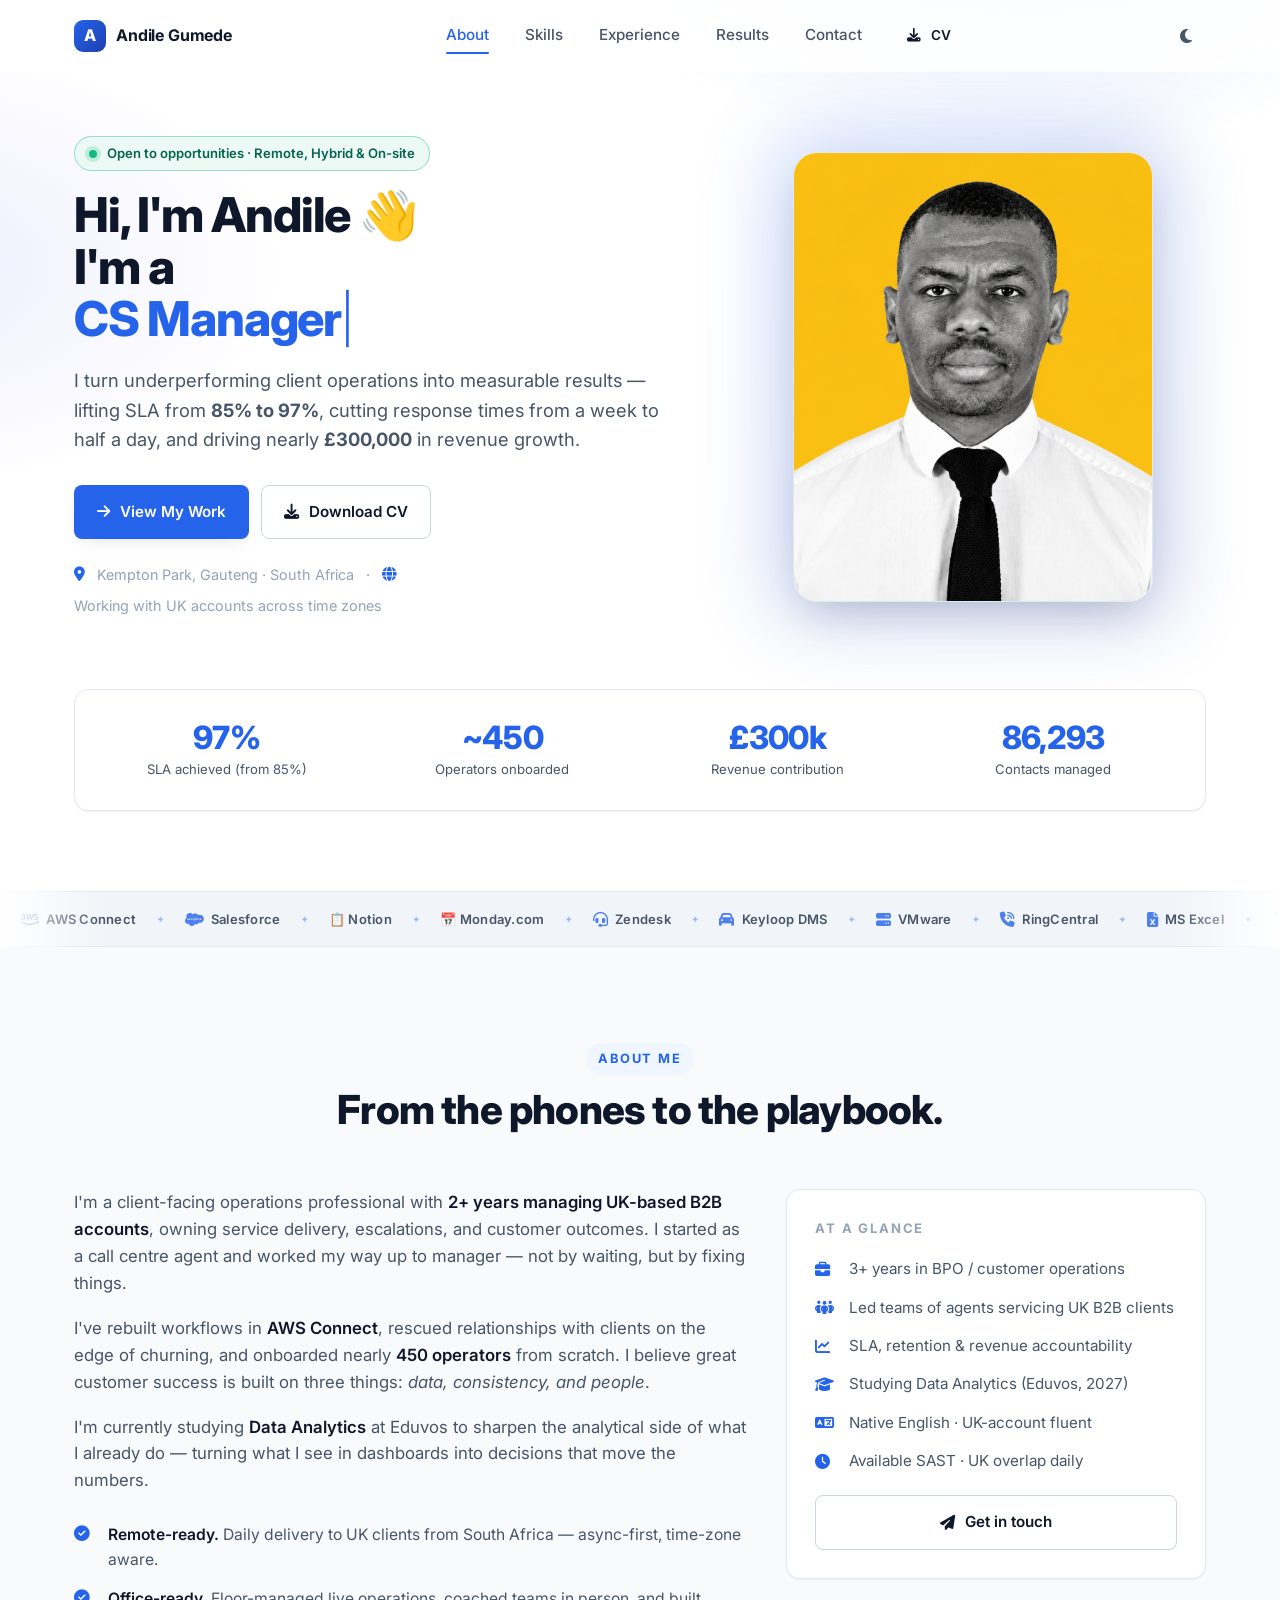
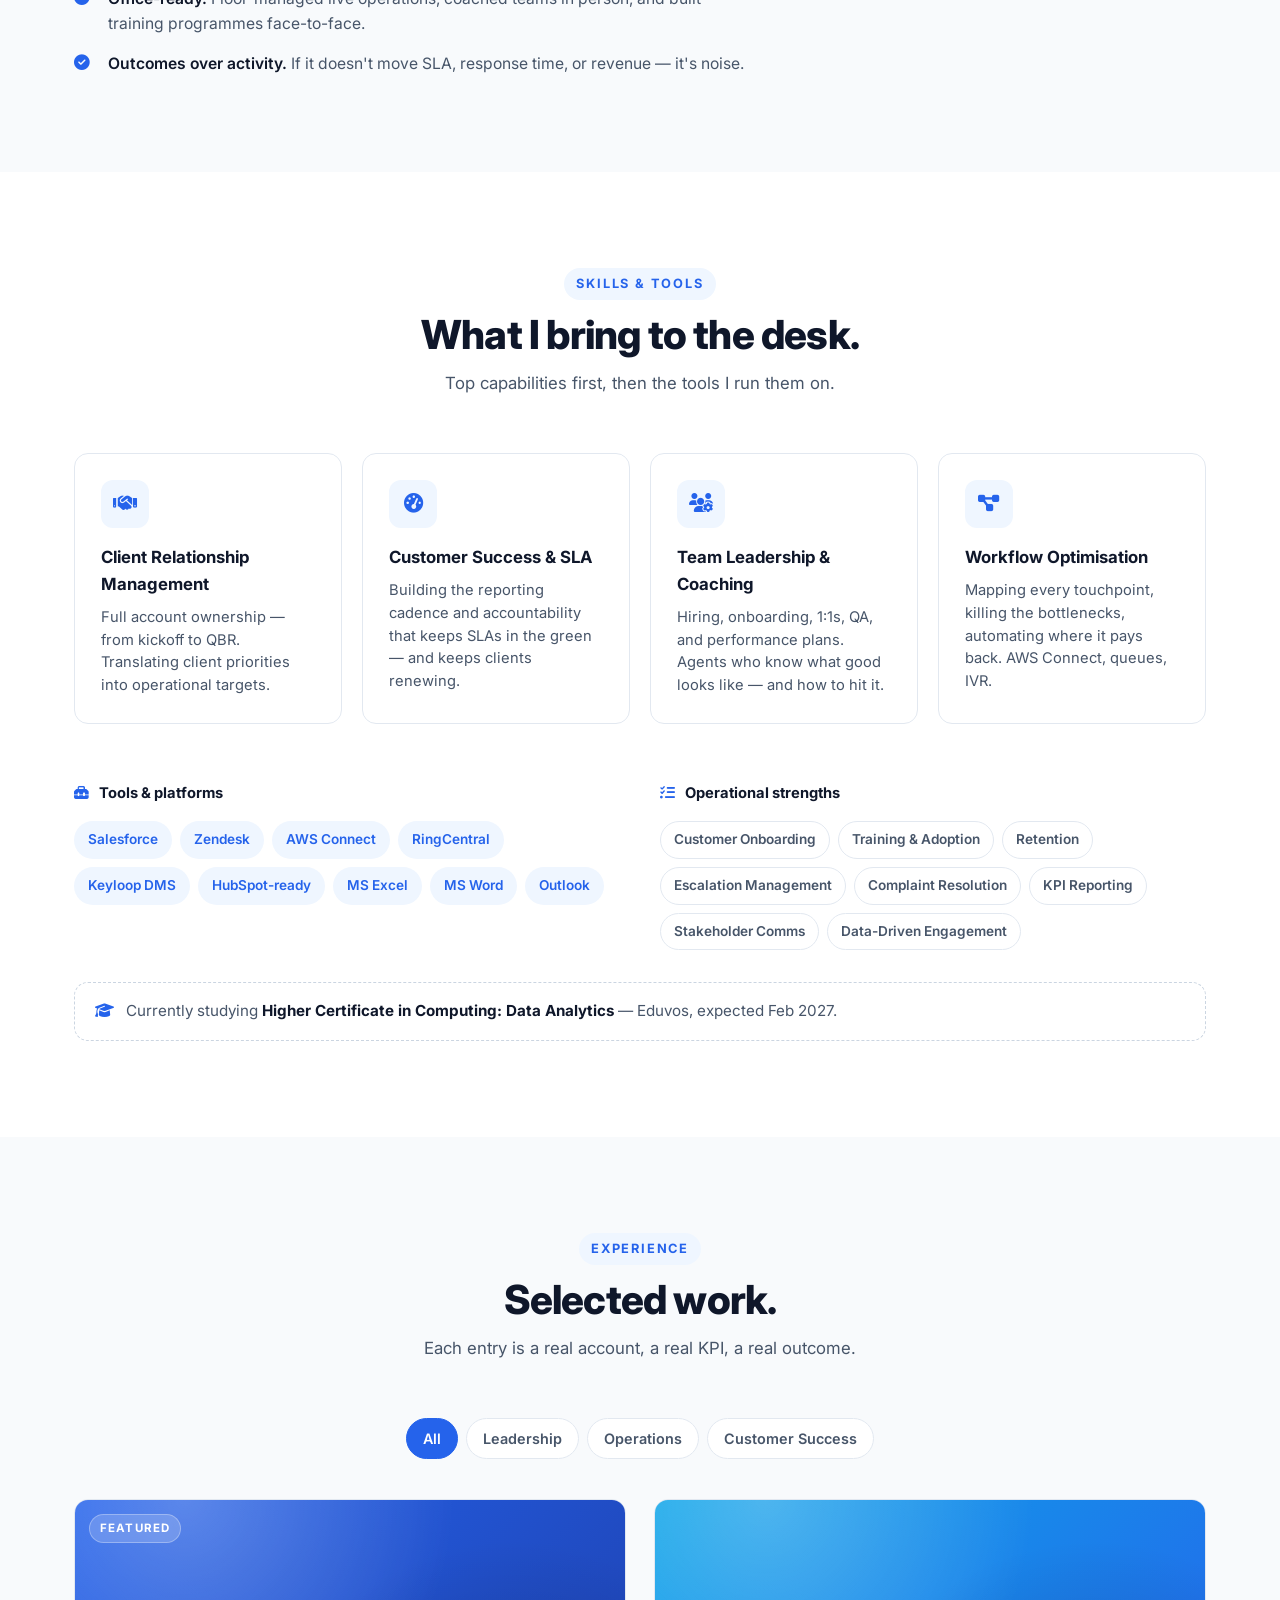
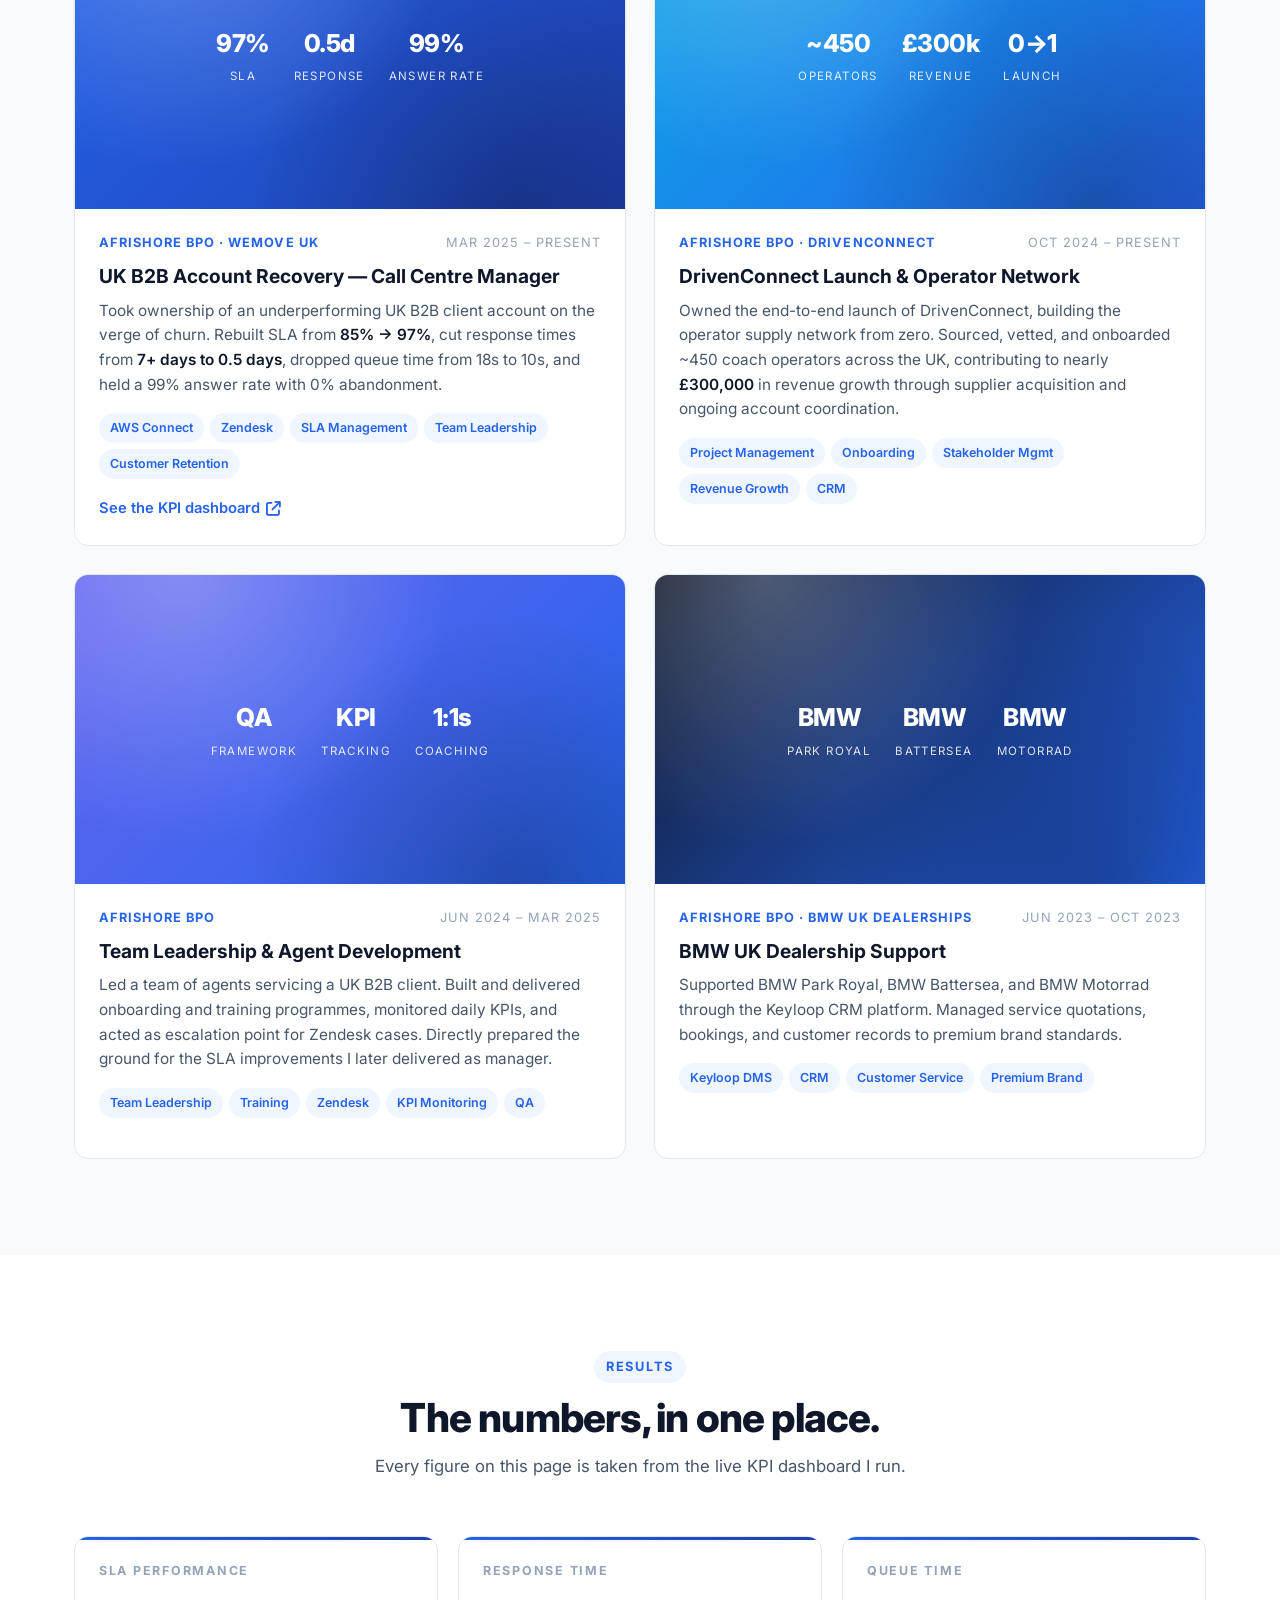
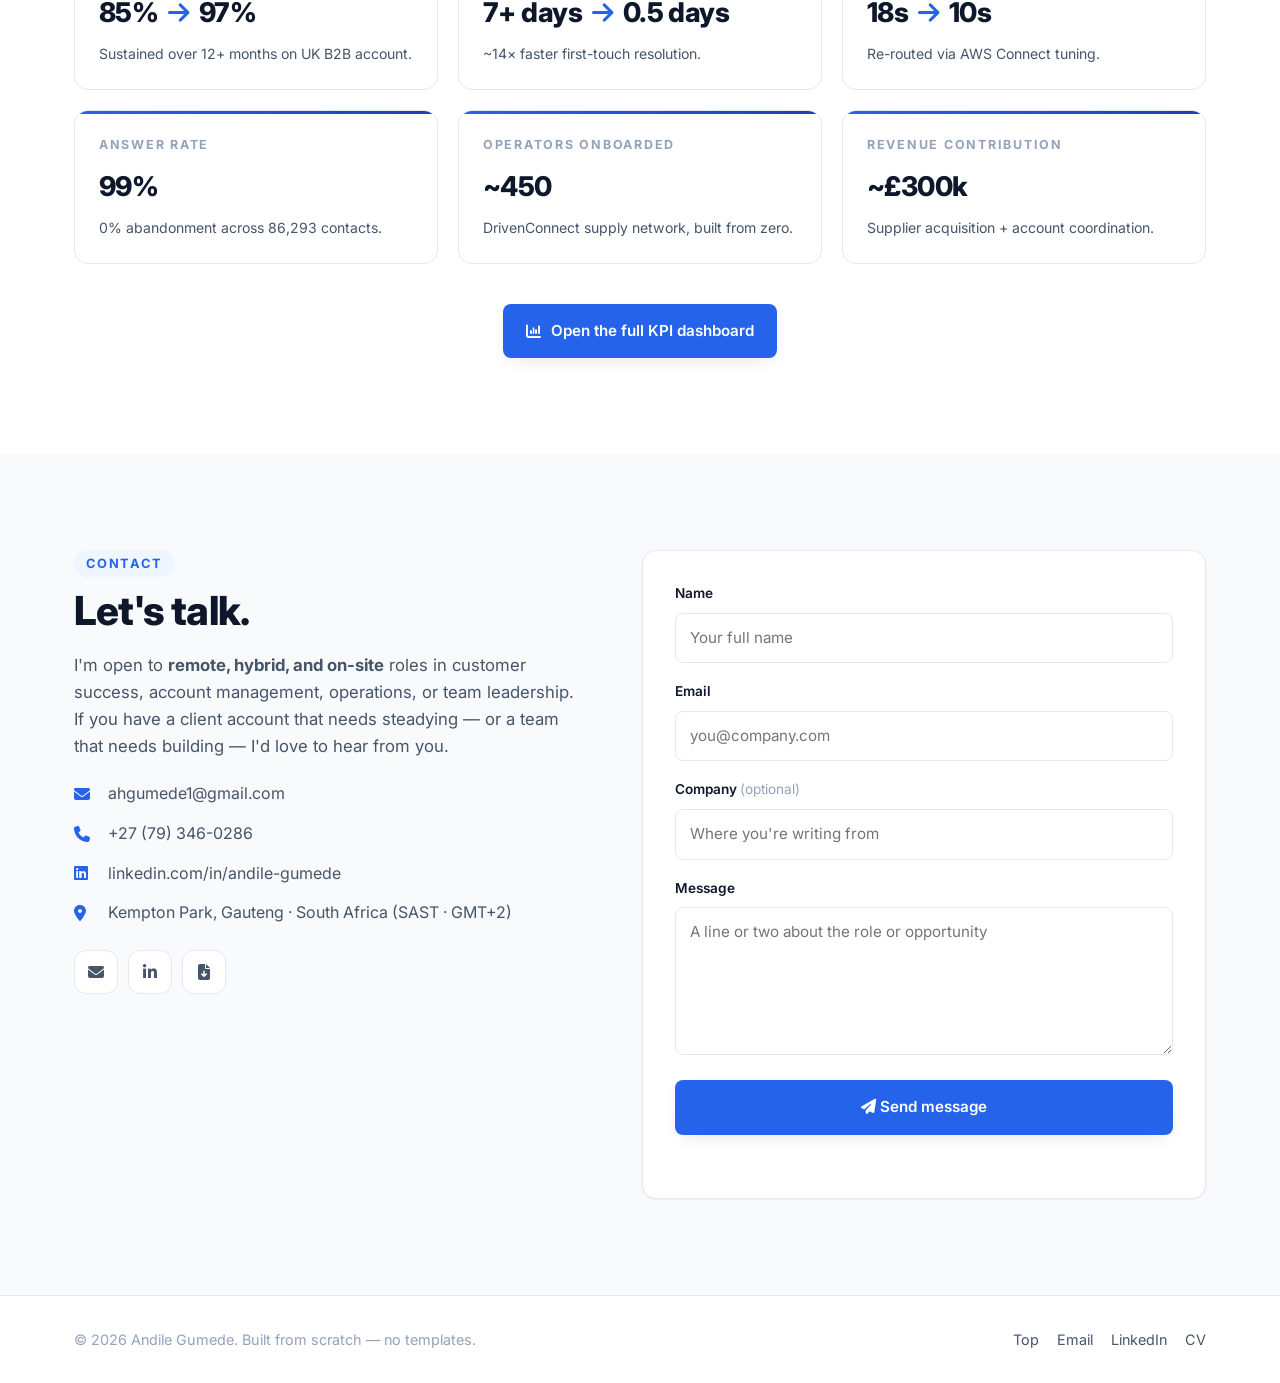
<file: index.html>
<!DOCTYPE html>
<html lang="en">
<head>
  <meta charset="UTF-8" />
  <meta name="viewport" content="width=device-width, initial-scale=1.0" />
  <meta name="description" content="Andile Gumede — Customer Success & Operations Professional. UK B2B account management, SLA improvement, team leadership. Open to remote, hybrid, and on-site roles." />
  <meta name="author" content="Andile Gumede" />

  <!-- Open Graph -->
  <meta property="og:title" content="Andile Gumede — Customer Success & Operations" />
  <meta property="og:description" content="Turning underperforming client operations into measurable results. SLA 85%→97%. ~£300k revenue contribution." />
  <meta property="og:type" content="website" />

  <title>Andile Gumede — Customer Success & Operations Professional</title>

  <!-- Favicon (inline SVG: blue circle with white "A") -->
  <link rel="icon" type="image/svg+xml" href="data:image/svg+xml,%3Csvg xmlns='http://www.w3.org/2000/svg' viewBox='0 0 100 100'%3E%3Ccircle cx='50' cy='50' r='48' fill='%232563EB'/%3E%3Ctext x='50' y='66' font-family='Inter,sans-serif' font-size='56' font-weight='700' text-anchor='middle' fill='white'%3EA%3C/text%3E%3C/svg%3E" />

  <!-- Google Fonts: Inter -->
  <link rel="preconnect" href="https://fonts.googleapis.com" />
  <link rel="preconnect" href="https://fonts.gstatic.com" crossorigin />
  <link href="https://fonts.googleapis.com/css2?family=Inter:wght@300;400;500;600;700;800;900&display=swap" rel="stylesheet" />

  <!-- Font Awesome -->
  <link rel="stylesheet" href="https://cdnjs.cloudflare.com/ajax/libs/font-awesome/6.5.1/css/all.min.css" />

  <!-- AOS (Animate On Scroll) -->
  <link rel="stylesheet" href="https://unpkg.com/aos@2.3.4/dist/aos.css" />

  <!-- Site styles -->
  <link rel="stylesheet" href="src/css/style.css" />
</head>
<body>

  <!-- Scroll progress bar -->
  <div class="scroll-progress" id="scrollProgress" aria-hidden="true"></div>

  <!-- ===== NAV ===== -->
  <header class="nav" id="nav">
    <div class="container nav__inner">
      <a href="#hero" class="nav__logo" aria-label="Andile Gumede — home">
        <span class="nav__logo-mark">A</span>
        <span class="nav__logo-text">Andile Gumede</span>
      </a>

      <nav class="nav__links" id="navLinks" aria-label="Primary">
        <a href="#about" class="nav__link">About</a>
        <a href="#skills" class="nav__link">Skills</a>
        <a href="#projects" class="nav__link">Experience</a>
        <a href="#results" class="nav__link">Results</a>
        <a href="#contact" class="nav__link">Contact</a>
        <a href="src/assets/Andile_Gumede_CV_2026.pdf" class="nav__cv btn btn--small" download>
          <i class="fa-solid fa-download" aria-hidden="true"></i> CV
        </a>
      </nav>

      <div class="nav__controls">
        <button id="themeToggle" class="icon-btn" aria-label="Toggle dark mode" title="Toggle dark mode">
          <i class="fa-solid fa-moon" aria-hidden="true"></i>
        </button>
        <button id="menuToggle" class="icon-btn nav__menu-toggle" aria-label="Toggle menu" aria-expanded="false" aria-controls="navLinks">
          <i class="fa-solid fa-bars" aria-hidden="true"></i>
        </button>
      </div>
    </div>
  </header>

  <!-- ===== HERO ===== -->
  <section class="hero" id="hero">
    <div class="hero__bg" aria-hidden="true"></div>
    <div class="container hero__inner">
      <div class="hero__content" data-aos="fade-up">
        <span class="badge badge--available">
          <span class="badge__dot" aria-hidden="true"></span>
          Open to opportunities · Remote, Hybrid &amp; On-site
        </span>

        <h1 class="hero__title">
          Hi, I'm Andile <span class="wave" aria-hidden="true">👋</span><br />
          I'm a<br />
          <span class="typing" id="typing" aria-live="polite"></span><span class="caret" aria-hidden="true">|</span>
          </h1>
        

        <p class="hero__tagline">
          I turn underperforming client operations into measurable results — lifting SLA from
          <strong>85% to 97%</strong>, cutting response times from a week to half a day, and driving nearly
          <strong>£300,000</strong> in revenue growth.
        </p>

        <div class="hero__cta">
          <a href="#projects" class="btn btn--primary">
            <i class="fa-solid fa-arrow-right" aria-hidden="true"></i>
            View My Work
          </a>
          <a href="src/assets/Andile_Gumede_CV_2026.pdf" class="btn btn--ghost" download>
            <i class="fa-solid fa-download" aria-hidden="true"></i>
            Download CV
          </a>
        </div>

        <div class="hero__meta">
          <i class="fa-solid fa-location-dot" aria-hidden="true"></i>
          Kempton Park, Gauteng · South Africa
          <span class="hero__meta-sep" aria-hidden="true">·</span>
          <i class="fa-solid fa-globe" aria-hidden="true"></i>
          Working with UK accounts across time zones
        </div>
      </div>

      <div class="hero__photo" data-aos="fade-left" data-aos-delay="150">
        <div class="hero__photo-frame">
          <img src="src/assets/images/profile.jpeg" alt="Portrait of Andile Gumede" loading="eager" />
        </div>
        <div class="hero__photo-glow" aria-hidden="true"></div>
      </div>
    </div>

    <!-- Quick stat strip -->
    <div class="container">
      <div class="stat-strip" data-aos="fade-up" data-aos-delay="250">
        <div class="stat">
          <div class="stat__value" data-counter="97" data-suffix="%">0%</div>
          <div class="stat__label">SLA achieved (from 85%)</div>
        </div>
        <div class="stat">
          <div class="stat__value" data-counter="450" data-prefix="~">0</div>
          <div class="stat__label">Operators onboarded</div>
        </div>
        <div class="stat">
          <div class="stat__value" data-counter="300" data-prefix="£" data-suffix="k">£0k</div>
          <div class="stat__label">Revenue contribution</div>
        </div>
        <div class="stat">
          <div class="stat__value" data-counter="86293">0</div>
          <div class="stat__label">Contacts managed</div>
        </div>
      </div>
    </div>
  </section>

  <!-- ===== TOOLS BELT ===== -->
  <div class="tools-belt" aria-label="Tools and platforms">
    <div class="tools-belt__track">
      <!-- First set -->
      <span class="tools-belt__item"><i class="fa-brands fa-aws" aria-hidden="true"></i> AWS Connect</span>
      <span class="tools-belt__sep" aria-hidden="true">✦</span>
      <span class="tools-belt__item"><i class="fa-brands fa-salesforce" aria-hidden="true"></i> Salesforce</span>
      <span class="tools-belt__sep" aria-hidden="true">✦</span>
      <span class="tools-belt__item">📋 Notion</span>
      <span class="tools-belt__sep" aria-hidden="true">✦</span>
      <span class="tools-belt__item">📅 Monday.com</span>
      <span class="tools-belt__sep" aria-hidden="true">✦</span>
      <span class="tools-belt__item"><i class="fa-solid fa-headset" aria-hidden="true"></i> Zendesk</span>
      <span class="tools-belt__sep" aria-hidden="true">✦</span>
      <span class="tools-belt__item"><i class="fa-solid fa-car" aria-hidden="true"></i> Keyloop DMS</span>
      <span class="tools-belt__sep" aria-hidden="true">✦</span>
      <span class="tools-belt__item"><i class="fa-solid fa-server" aria-hidden="true"></i> VMware</span>
      <span class="tools-belt__sep" aria-hidden="true">✦</span>
      <span class="tools-belt__item"><i class="fa-solid fa-phone-volume" aria-hidden="true"></i> RingCentral</span>
      <span class="tools-belt__sep" aria-hidden="true">✦</span>
      <span class="tools-belt__item"><i class="fa-solid fa-file-excel" aria-hidden="true"></i> MS Excel</span>
      <span class="tools-belt__sep" aria-hidden="true">✦</span>
      <span class="tools-belt__item"><i class="fa-brands fa-hubspot" aria-hidden="true"></i> HubSpot</span>
      <span class="tools-belt__sep" aria-hidden="true">✦</span>
      <!-- Duplicate for seamless loop -->
      <span class="tools-belt__item"><i class="fa-brands fa-aws" aria-hidden="true"></i> AWS Connect</span>
      <span class="tools-belt__sep" aria-hidden="true">✦</span>
      <span class="tools-belt__item"><i class="fa-brands fa-salesforce" aria-hidden="true"></i> Salesforce</span>
      <span class="tools-belt__sep" aria-hidden="true">✦</span>
      <span class="tools-belt__item">📋 Notion</span>
      <span class="tools-belt__sep" aria-hidden="true">✦</span>
      <span class="tools-belt__item">📅 Monday.com</span>
      <span class="tools-belt__sep" aria-hidden="true">✦</span>
      <span class="tools-belt__item"><i class="fa-solid fa-headset" aria-hidden="true"></i> Zendesk</span>
      <span class="tools-belt__sep" aria-hidden="true">✦</span>
      <span class="tools-belt__item"><i class="fa-solid fa-car" aria-hidden="true"></i> Keyloop DMS</span>
      <span class="tools-belt__sep" aria-hidden="true">✦</span>
      <span class="tools-belt__item"><i class="fa-solid fa-server" aria-hidden="true"></i> VMware</span>
      <span class="tools-belt__sep" aria-hidden="true">✦</span>
      <span class="tools-belt__item"><i class="fa-solid fa-phone-volume" aria-hidden="true"></i> RingCentral</span>
      <span class="tools-belt__sep" aria-hidden="true">✦</span>
      <span class="tools-belt__item"><i class="fa-solid fa-file-excel" aria-hidden="true"></i> MS Excel</span>
      <span class="tools-belt__sep" aria-hidden="true">✦</span>
      <span class="tools-belt__item"><i class="fa-brands fa-hubspot" aria-hidden="true"></i> HubSpot</span>
      <span class="tools-belt__sep" aria-hidden="true">✦</span>
    </div>
  </div>

  <!-- ===== ABOUT ===== -->
  <section class="section section--alt" id="about">
    <div class="container">
      <div class="section__head" data-aos="fade-up">
        <span class="eyebrow">About me</span>
        <h2 class="section__title">From the phones to the playbook.</h2>
      </div>

      <div class="about">
        <div class="about__copy" data-aos="fade-up" data-aos-delay="100">
          <p>
            I'm a client-facing operations professional with <strong>2+ years managing UK-based B2B accounts</strong>,
            owning service delivery, escalations, and customer outcomes. I started as a call centre agent and worked my
            way up to manager — not by waiting, but by fixing things.
          </p>
          <p>
            I've rebuilt workflows in <strong>AWS Connect</strong>, rescued relationships with clients on the edge of
            churning, and onboarded nearly <strong>450 operators</strong> from scratch. I believe great customer success
            is built on three things: <em>data, consistency, and people</em>.
          </p>
          <p>
            I'm currently studying <strong>Data Analytics</strong> at Eduvos to sharpen the analytical side of what I
            already do — turning what I see in dashboards into decisions that move the numbers.
          </p>

          <div class="about__points">
            <div class="about__point">
              <i class="fa-solid fa-circle-check" aria-hidden="true"></i>
              <span><strong>Remote-ready.</strong> Daily delivery to UK clients from South Africa — async-first, time-zone aware.</span>
            </div>
            <div class="about__point">
              <i class="fa-solid fa-circle-check" aria-hidden="true"></i>
              <span><strong>Office-ready.</strong> Floor-managed live operations, coached teams in person, and built training programmes face-to-face.</span>
            </div>
            <div class="about__point">
              <i class="fa-solid fa-circle-check" aria-hidden="true"></i>
              <span><strong>Outcomes over activity.</strong> If it doesn't move SLA, response time, or revenue — it's noise.</span>
            </div>
          </div>
        </div>

        <aside class="about__card" data-aos="fade-up" data-aos-delay="200">
          <h3 class="about__card-title">At a glance</h3>
          <ul class="about__list">
            <li><i class="fa-solid fa-briefcase" aria-hidden="true"></i> 3+ years in BPO / customer operations</li>
            <li><i class="fa-solid fa-people-group" aria-hidden="true"></i> Led teams of agents servicing UK B2B clients</li>
            <li><i class="fa-solid fa-chart-line" aria-hidden="true"></i> SLA, retention &amp; revenue accountability</li>
            <li><i class="fa-solid fa-graduation-cap" aria-hidden="true"></i> Studying Data Analytics (Eduvos, 2027)</li>
            <li><i class="fa-solid fa-language" aria-hidden="true"></i> Native English · UK-account fluent</li>
            <li><i class="fa-solid fa-clock" aria-hidden="true"></i> Available SAST · UK overlap daily</li>
          </ul>
          <a href="#contact" class="btn btn--ghost btn--block">
            <i class="fa-solid fa-paper-plane" aria-hidden="true"></i> Get in touch
          </a>
        </aside>
      </div>
    </div>
  </section>

  <!-- ===== SKILLS ===== -->
  <section class="section" id="skills">
    <div class="container">
      <div class="section__head" data-aos="fade-up">
        <span class="eyebrow">Skills &amp; tools</span>
        <h2 class="section__title">What I bring to the desk.</h2>
        <p class="section__sub">Top capabilities first, then the tools I run them on.</p>
      </div>

      <div class="skills-grid">
        <div class="skill-card skill-card--feature" data-aos="fade-up">
          <i class="fa-solid fa-handshake skill-card__icon" aria-hidden="true"></i>
          <h3>Client Relationship Management</h3>
          <p>Full account ownership — from kickoff to QBR. Translating client priorities into operational targets.</p>
        </div>
        <div class="skill-card skill-card--feature" data-aos="fade-up" data-aos-delay="80">
          <i class="fa-solid fa-gauge-high skill-card__icon" aria-hidden="true"></i>
          <h3>Customer Success &amp; SLA</h3>
          <p>Building the reporting cadence and accountability that keeps SLAs in the green — and keeps clients renewing.</p>
        </div>
        <div class="skill-card skill-card--feature" data-aos="fade-up" data-aos-delay="160">
          <i class="fa-solid fa-users-gear skill-card__icon" aria-hidden="true"></i>
          <h3>Team Leadership &amp; Coaching</h3>
          <p>Hiring, onboarding, 1:1s, QA, and performance plans. Agents who know what good looks like — and how to hit it.</p>
        </div>
        <div class="skill-card skill-card--feature" data-aos="fade-up" data-aos-delay="240">
          <i class="fa-solid fa-diagram-project skill-card__icon" aria-hidden="true"></i>
          <h3>Workflow Optimisation</h3>
          <p>Mapping every touchpoint, killing the bottlenecks, automating where it pays back. AWS Connect, queues, IVR.</p>
        </div>
      </div>

      <div class="skills-cluster" data-aos="fade-up" data-aos-delay="120">
        <div class="skills-cluster__col">
          <h4 class="skills-cluster__title"><i class="fa-solid fa-toolbox" aria-hidden="true"></i> Tools &amp; platforms</h4>
          <div class="tag-cloud">
            <span class="tag">Salesforce</span>
            <span class="tag">Zendesk</span>
            <span class="tag">AWS Connect</span>
            <span class="tag">RingCentral</span>
            <span class="tag">Keyloop DMS</span>
            <span class="tag">HubSpot-ready</span>
            <span class="tag">MS Excel</span>
            <span class="tag">MS Word</span>
            <span class="tag">Outlook</span>
          </div>
        </div>

        <div class="skills-cluster__col">
          <h4 class="skills-cluster__title"><i class="fa-solid fa-list-check" aria-hidden="true"></i> Operational strengths</h4>
          <div class="tag-cloud">
            <span class="tag tag--soft">Customer Onboarding</span>
            <span class="tag tag--soft">Training &amp; Adoption</span>
            <span class="tag tag--soft">Retention</span>
            <span class="tag tag--soft">Escalation Management</span>
            <span class="tag tag--soft">Complaint Resolution</span>
            <span class="tag tag--soft">KPI Reporting</span>
            <span class="tag tag--soft">Stakeholder Comms</span>
            <span class="tag tag--soft">Data-Driven Engagement</span>
          </div>
        </div>
      </div>

      <p class="skills-footnote" data-aos="fade-up">
        <i class="fa-solid fa-graduation-cap" aria-hidden="true"></i>
        Currently studying <strong>Higher Certificate in Computing: Data Analytics</strong> — Eduvos, expected Feb 2027.
      </p>
    </div>
  </section>

  <!-- ===== PROJECTS ===== -->
  <section class="section section--alt" id="projects">
    <div class="container">
      <div class="section__head" data-aos="fade-up">
        <span class="eyebrow">Experience</span>
        <h2 class="section__title">Selected work.</h2>
        <p class="section__sub">Each entry is a real account, a real KPI, a real outcome.</p>
      </div>

      <div class="filters" data-aos="fade-up" role="tablist" aria-label="Filter projects">
        <button class="filter is-active" data-filter="all" role="tab" aria-selected="true">All</button>
        <button class="filter" data-filter="leadership" role="tab" aria-selected="false">Leadership</button>
        <button class="filter" data-filter="ops" role="tab" aria-selected="false">Operations</button>
        <button class="filter" data-filter="cs" role="tab" aria-selected="false">Customer Success</button>
      </div>

      <div class="projects">
        <article class="project" data-tags="leadership ops cs" data-aos="fade-up">
          <div class="project__media project__media--gradient project__media--1" aria-hidden="true">
            <div class="project__badge">Featured</div>
            <div class="project__media-stats">
              <div><strong>97%</strong><span>SLA</span></div>
              <div><strong>0.5d</strong><span>Response</span></div>
              <div><strong>99%</strong><span>Answer rate</span></div>
            </div>
          </div>
          <div class="project__body">
            <div class="project__meta">
              <span class="project__company">Afrishore BPO · WeMove UK</span>
              <span class="project__dates">Mar 2025 – Present</span>
            </div>
            <h3 class="project__title">UK B2B Account Recovery — Call Centre Manager</h3>
            <p class="project__desc">
              Took ownership of an underperforming UK B2B client account on the verge of churn. Rebuilt SLA from
              <strong>85% → 97%</strong>, cut response times from <strong>7+ days to 0.5 days</strong>, dropped
              queue time from 18s to 10s, and held a 99% answer rate with 0% abandonment.
            </p>
            <div class="project__tags">
              <span class="tag tag--xs">AWS Connect</span>
              <span class="tag tag--xs">Zendesk</span>
              <span class="tag tag--xs">SLA Management</span>
              <span class="tag tag--xs">Team Leadership</span>
              <span class="tag tag--xs">Customer Retention</span>
            </div>
            <div class="project__links">
              <a href="docs/kpi_dashboard.html" class="link-arrow" target="_blank" rel="noopener">
                See the KPI dashboard <i class="fa-solid fa-arrow-up-right-from-square" aria-hidden="true"></i>
              </a>
            </div>
          </div>
        </article>

        <article class="project" data-tags="ops cs" data-aos="fade-up" data-aos-delay="80">
          <div class="project__media project__media--gradient project__media--2" aria-hidden="true">
            <div class="project__media-stats">
              <div><strong>~450</strong><span>Operators</span></div>
              <div><strong>£300k</strong><span>Revenue</span></div>
              <div><strong>0→1</strong><span>Launch</span></div>
            </div>
          </div>
          <div class="project__body">
            <div class="project__meta">
              <span class="project__company">Afrishore BPO · DrivenConnect</span>
              <span class="project__dates">Oct 2024 – Present</span>
            </div>
            <h3 class="project__title">DrivenConnect Launch &amp; Operator Network</h3>
            <p class="project__desc">
              Owned the end-to-end launch of DrivenConnect, building the operator supply network from zero. Sourced,
              vetted, and onboarded ~450 coach operators across the UK, contributing to nearly <strong>£300,000</strong>
              in revenue growth through supplier acquisition and ongoing account coordination.
            </p>
            <div class="project__tags">
              <span class="tag tag--xs">Project Management</span>
              <span class="tag tag--xs">Onboarding</span>
              <span class="tag tag--xs">Stakeholder Mgmt</span>
              <span class="tag tag--xs">Revenue Growth</span>
              <span class="tag tag--xs">CRM</span>
            </div>
          </div>
        </article>

        <article class="project" data-tags="leadership cs" data-aos="fade-up" data-aos-delay="160">
          <div class="project__media project__media--gradient project__media--3" aria-hidden="true">
            <div class="project__media-stats">
              <div><strong>QA</strong><span>Framework</span></div>
              <div><strong>KPI</strong><span>Tracking</span></div>
              <div><strong>1:1s</strong><span>Coaching</span></div>
            </div>
          </div>
          <div class="project__body">
            <div class="project__meta">
              <span class="project__company">Afrishore BPO</span>
              <span class="project__dates">Jun 2024 – Mar 2025</span>
            </div>
            <h3 class="project__title">Team Leadership &amp; Agent Development</h3>
            <p class="project__desc">
              Led a team of agents servicing a UK B2B client. Built and delivered onboarding and training programmes,
              monitored daily KPIs, and acted as escalation point for Zendesk cases. Directly prepared the ground for
              the SLA improvements I later delivered as manager.
            </p>
            <div class="project__tags">
              <span class="tag tag--xs">Team Leadership</span>
              <span class="tag tag--xs">Training</span>
              <span class="tag tag--xs">Zendesk</span>
              <span class="tag tag--xs">KPI Monitoring</span>
              <span class="tag tag--xs">QA</span>
            </div>
          </div>
        </article>

        <article class="project" data-tags="cs ops" data-aos="fade-up" data-aos-delay="240">
          <div class="project__media project__media--gradient project__media--4" aria-hidden="true">
            <div class="project__media-stats">
              <div><strong>BMW</strong><span>Park Royal</span></div>
              <div><strong>BMW</strong><span>Battersea</span></div>
              <div><strong>BMW</strong><span>Motorrad</span></div>
            </div>
          </div>
          <div class="project__body">
            <div class="project__meta">
              <span class="project__company">Afrishore BPO · BMW UK Dealerships</span>
              <span class="project__dates">Jun 2023 – Oct 2023</span>
            </div>
            <h3 class="project__title">BMW UK Dealership Support</h3>
            <p class="project__desc">
              Supported BMW Park Royal, BMW Battersea, and BMW Motorrad through the Keyloop CRM platform. Managed
              service quotations, bookings, and customer records to premium brand standards.
            </p>
            <div class="project__tags">
              <span class="tag tag--xs">Keyloop DMS</span>
              <span class="tag tag--xs">CRM</span>
              <span class="tag tag--xs">Customer Service</span>
              <span class="tag tag--xs">Premium Brand</span>
            </div>
          </div>
        </article>
      </div>
    </div>
  </section>

  <!-- ===== RESULTS / KPI EMBED ===== -->
  <section class="section" id="results">
    <div class="container">
      <div class="section__head" data-aos="fade-up">
        <span class="eyebrow">Results</span>
        <h2 class="section__title">The numbers, in one place.</h2>
        <p class="section__sub">Every figure on this page is taken from the live KPI dashboard I run.</p>
      </div>

      <div class="results-grid">
        <div class="result-card" data-aos="fade-up">
          <div class="result-card__label">SLA performance</div>
          <div class="result-card__value">85% <i class="fa-solid fa-arrow-right" aria-hidden="true"></i> 97%</div>
          <div class="result-card__note">Sustained over 12+ months on UK B2B account.</div>
        </div>
        <div class="result-card" data-aos="fade-up" data-aos-delay="80">
          <div class="result-card__label">Response time</div>
          <div class="result-card__value">7+ days <i class="fa-solid fa-arrow-right" aria-hidden="true"></i> 0.5 days</div>
          <div class="result-card__note">~14× faster first-touch resolution.</div>
        </div>
        <div class="result-card" data-aos="fade-up" data-aos-delay="160">
          <div class="result-card__label">Queue time</div>
          <div class="result-card__value">18s <i class="fa-solid fa-arrow-right" aria-hidden="true"></i> 10s</div>
          <div class="result-card__note">Re-routed via AWS Connect tuning.</div>
        </div>
        <div class="result-card" data-aos="fade-up" data-aos-delay="240">
          <div class="result-card__label">Answer rate</div>
          <div class="result-card__value">99%</div>
          <div class="result-card__note">0% abandonment across 86,293 contacts.</div>
        </div>
        <div class="result-card" data-aos="fade-up" data-aos-delay="320">
          <div class="result-card__label">Operators onboarded</div>
          <div class="result-card__value">~450</div>
          <div class="result-card__note">DrivenConnect supply network, built from zero.</div>
        </div>
        <div class="result-card" data-aos="fade-up" data-aos-delay="400">
          <div class="result-card__label">Revenue contribution</div>
          <div class="result-card__value">~£300k</div>
          <div class="result-card__note">Supplier acquisition + account coordination.</div>
        </div>
      </div>

      <div class="results-cta" data-aos="fade-up">
        <a href="docs/kpi_dashboard.html" class="btn btn--primary" target="_blank" rel="noopener">
          <i class="fa-solid fa-chart-column" aria-hidden="true"></i>
          Open the full KPI dashboard
        </a>
      </div>
    </div>
  </section>

  <!-- ===== CONTACT ===== -->
  <section class="section section--alt" id="contact">
    <div class="container">
      <div class="contact">
        <div class="contact__intro" data-aos="fade-up">
          <span class="eyebrow">Contact</span>
          <h2 class="section__title">Let's talk.</h2>
          <p>
            I'm open to <strong>remote, hybrid, and on-site</strong> roles in customer success, account management,
            operations, or team leadership. If you have a client account that needs steadying — or a team that needs
            building — I'd love to hear from you.
          </p>

          <ul class="contact__list">
            <li>
              <i class="fa-solid fa-envelope" aria-hidden="true"></i>
              <a href="mailto:ahgumede1@gmail.com">ahgumede1@gmail.com</a>
            </li>
            <li>
              <i class="fa-solid fa-phone" aria-hidden="true"></i>
              <a href="tel:+27793460286">+27 (79) 346-0286</a>
            </li>
            <li>
              <i class="fa-brands fa-linkedin" aria-hidden="true"></i>
              <a href="https://www.linkedin.com/in/andile-gumede-bb46a4197/" target="_blank" rel="noopener">linkedin.com/in/andile-gumede</a>
            </li>
            <li>
              <i class="fa-solid fa-location-dot" aria-hidden="true"></i>
              Kempton Park, Gauteng · South Africa (SAST · GMT+2)
            </li>
          </ul>

          <div class="contact__socials">
            <a href="mailto:ahgumede1@gmail.com" class="social" aria-label="Email">
              <i class="fa-solid fa-envelope" aria-hidden="true"></i>
            </a>
            <a href="https://www.linkedin.com/in/andile-gumede-bb46a4197/" target="_blank" rel="noopener" class="social" aria-label="LinkedIn">
              <i class="fa-brands fa-linkedin-in" aria-hidden="true"></i>
            </a>
            <a href="src/assets/Andile_Gumede_CV_2026.pdf" download class="social" aria-label="Download CV">
              <i class="fa-solid fa-file-arrow-down" aria-hidden="true"></i>
            </a>
          </div>
        </div>

        <form
          class="contact__form"
          id="contactForm"
          action="https://formspree.io/f/xredlwpw"
          method="POST"
          data-aos="fade-up"
          data-aos-delay="100"
          novalidate
        >
          <div class="form-row">
            <label for="name">Name</label>
            <input type="text" id="name" name="name" required autocomplete="name" placeholder="Your full name" />
          </div>

          <div class="form-row">
            <label for="email">Email</label>
            <input type="email" id="email" name="email" required autocomplete="email" placeholder="you@company.com" />
          </div>

          <div class="form-row">
            <label for="company">Company <span class="form-row__opt">(optional)</span></label>
            <input type="text" id="company" name="company" autocomplete="organization" placeholder="Where you're writing from" />
          </div>

          <div class="form-row">
            <label for="message">Message</label>
            <textarea id="message" name="message" rows="5" required placeholder="A line or two about the role or opportunity"></textarea>
          </div>

          <button type="submit" class="btn btn--primary btn--block" id="submitBtn">
            <span class="btn__label"><i class="fa-solid fa-paper-plane" aria-hidden="true"></i> Send message</span>
            <span class="btn__sending" aria-hidden="true"><i class="fa-solid fa-circle-notch fa-spin"></i> Sending…</span>
          </button>

          <p class="form-note" id="formNote" role="status" aria-live="polite"></p>
        </form>
      </div>
    </div>
  </section>

  <!-- ===== FOOTER ===== -->
  <footer class="footer">
    <div class="container footer__inner">
      <p>© <span id="year">2026</span> Andile Gumede. Built from scratch — no templates.</p>
      <div class="footer__links">
        <a href="#hero">Top</a>
        <a href="mailto:ahgumede1@gmail.com">Email</a>
        <a href="https://www.linkedin.com/in/andile-gumede-bb46a4197/" target="_blank" rel="noopener">LinkedIn</a>
        <a href="src/assets/Andile_Gumede_CV_2026.pdf" download>CV</a>
      </div>
    </div>
  </footer>

  <!-- Back to top -->
  <button id="backToTop" class="back-to-top" aria-label="Back to top">
    <i class="fa-solid fa-arrow-up" aria-hidden="true"></i>
  </button>

  <!-- AOS script -->
  <script src="https://unpkg.com/aos@2.3.4/dist/aos.js"></script>
  <!-- Site script -->
  <script src="src/js/main.js" defer></script>
</body>
</html>
</file>
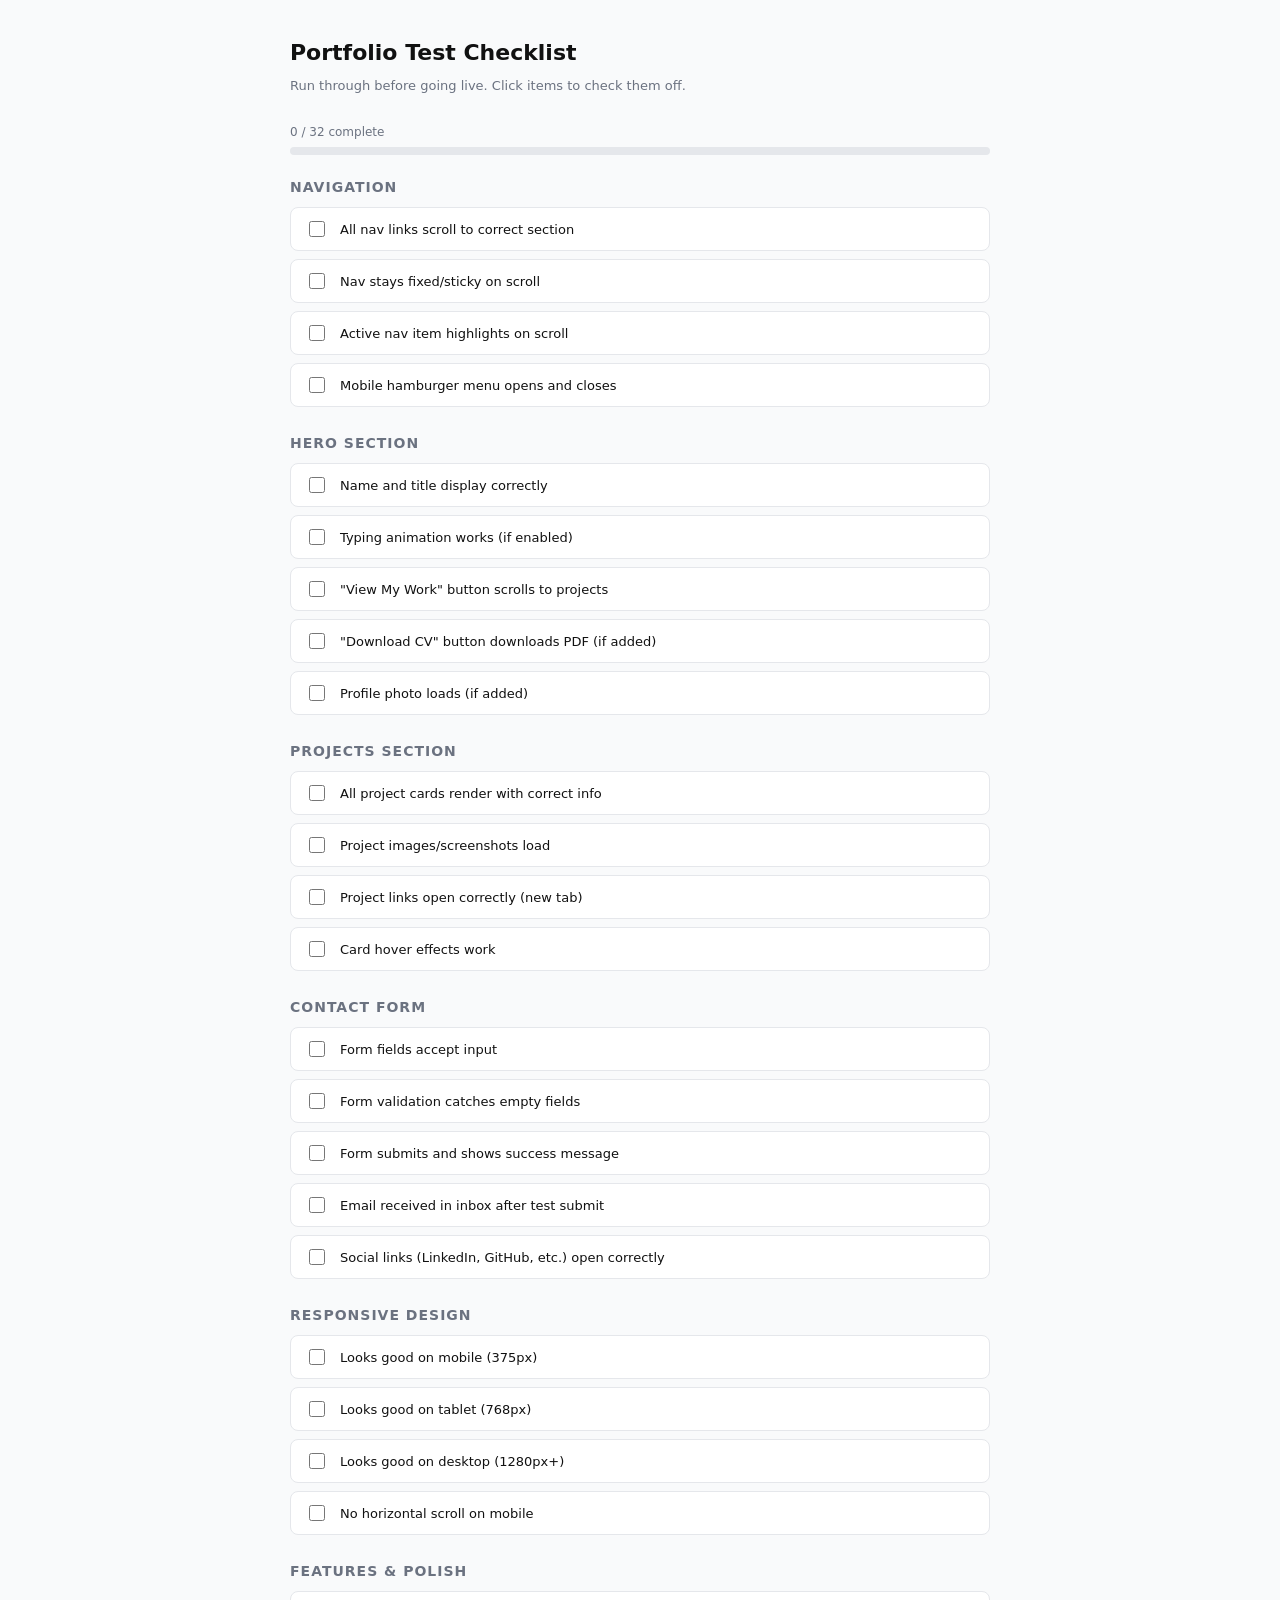
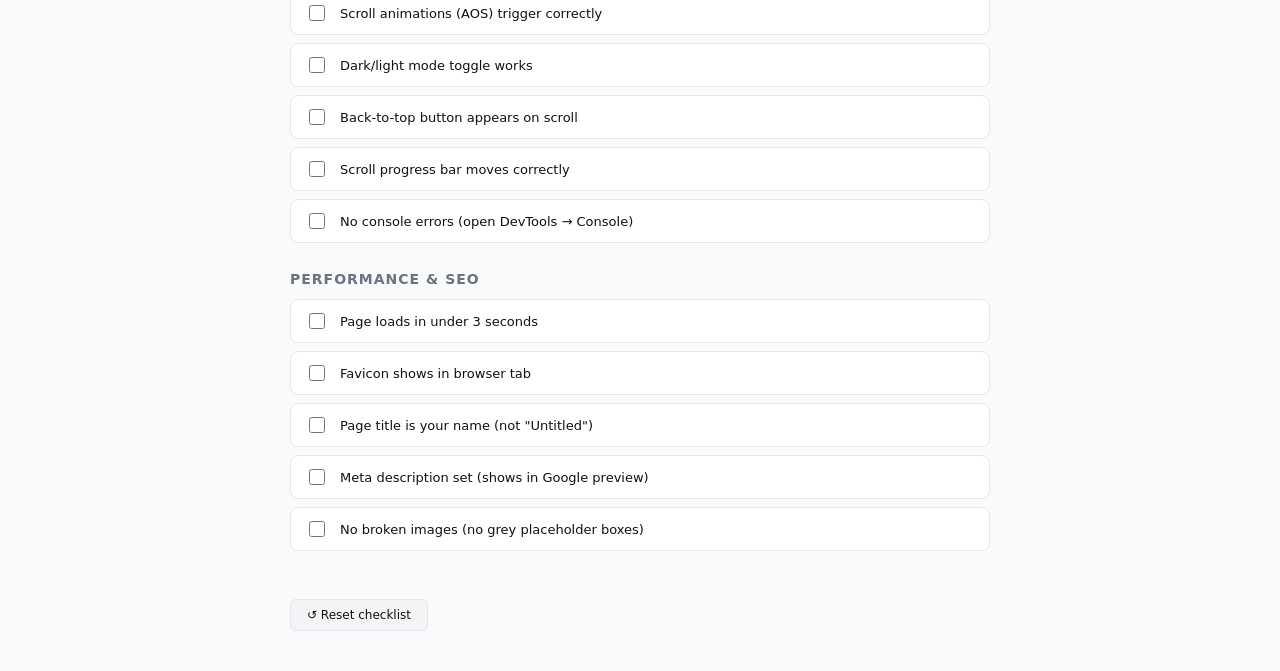
<file: tests/test_checklist.html>
<!DOCTYPE html>
<html lang="en">
<head>
  <meta charset="UTF-8">
  <title>Portfolio — Test Checklist</title>
  <style>
    body { font-family: system-ui, sans-serif; max-width: 700px; margin: 40px auto; padding: 0 20px; background: #f9fafb; color: #111; }
    h1 { font-size: 22px; margin-bottom: 4px; }
    p.sub { color: #6b7280; font-size: 13px; margin-bottom: 32px; }
    .section { margin-bottom: 28px; }
    .section h2 { font-size: 14px; font-weight: 700; text-transform: uppercase; letter-spacing: 1px; color: #6b7280; margin-bottom: 12px; }
    .item { display: flex; align-items: center; gap: 12px; padding: 10px 14px; background: white; border: 1px solid #e5e7eb; border-radius: 8px; margin-bottom: 8px; cursor: pointer; transition: border-color 0.15s; }
    .item:hover { border-color: #2563EB; }
    .item.done { background: #f0fdf4; border-color: #86efac; }
    .item input[type=checkbox] { width: 16px; height: 16px; accent-color: #2563EB; flex-shrink: 0; cursor: pointer; }
    .item label { font-size: 13px; cursor: pointer; flex: 1; }
    .item.done label { color: #16a34a; text-decoration: line-through; }
    .progress-bar-wrap { background: #e5e7eb; border-radius: 99px; height: 8px; margin-bottom: 24px; overflow: hidden; }
    .progress-bar { background: #2563EB; height: 100%; border-radius: 99px; transition: width 0.3s; }
    .progress-text { font-size: 12px; color: #6b7280; margin-bottom: 8px; }
    .reset { display: inline-block; margin-top: 20px; padding: 8px 16px; background: #f3f4f6; border: 1px solid #e5e7eb; border-radius: 6px; font-size: 12px; cursor: pointer; }
  </style>
</head>
<body>
  <h1>Portfolio Test Checklist</h1>
  <p class="sub">Run through before going live. Click items to check them off.</p>

  <div class="progress-text" id="progress-text">0 / 0 complete</div>
  <div class="progress-bar-wrap"><div class="progress-bar" id="progress-bar" style="width:0%"></div></div>

  <div class="section">
    <h2>Navigation</h2>
    <div class="item" onclick="toggle(this)"><input type="checkbox"><label>All nav links scroll to correct section</label></div>
    <div class="item" onclick="toggle(this)"><input type="checkbox"><label>Nav stays fixed/sticky on scroll</label></div>
    <div class="item" onclick="toggle(this)"><input type="checkbox"><label>Active nav item highlights on scroll</label></div>
    <div class="item" onclick="toggle(this)"><input type="checkbox"><label>Mobile hamburger menu opens and closes</label></div>
  </div>

  <div class="section">
    <h2>Hero Section</h2>
    <div class="item" onclick="toggle(this)"><input type="checkbox"><label>Name and title display correctly</label></div>
    <div class="item" onclick="toggle(this)"><input type="checkbox"><label>Typing animation works (if enabled)</label></div>
    <div class="item" onclick="toggle(this)"><input type="checkbox"><label>"View My Work" button scrolls to projects</label></div>
    <div class="item" onclick="toggle(this)"><input type="checkbox"><label>"Download CV" button downloads PDF (if added)</label></div>
    <div class="item" onclick="toggle(this)"><input type="checkbox"><label>Profile photo loads (if added)</label></div>
  </div>

  <div class="section">
    <h2>Projects Section</h2>
    <div class="item" onclick="toggle(this)"><input type="checkbox"><label>All project cards render with correct info</label></div>
    <div class="item" onclick="toggle(this)"><input type="checkbox"><label>Project images/screenshots load</label></div>
    <div class="item" onclick="toggle(this)"><input type="checkbox"><label>Project links open correctly (new tab)</label></div>
    <div class="item" onclick="toggle(this)"><input type="checkbox"><label>Card hover effects work</label></div>
  </div>

  <div class="section">
    <h2>Contact Form</h2>
    <div class="item" onclick="toggle(this)"><input type="checkbox"><label>Form fields accept input</label></div>
    <div class="item" onclick="toggle(this)"><input type="checkbox"><label>Form validation catches empty fields</label></div>
    <div class="item" onclick="toggle(this)"><input type="checkbox"><label>Form submits and shows success message</label></div>
    <div class="item" onclick="toggle(this)"><input type="checkbox"><label>Email received in inbox after test submit</label></div>
    <div class="item" onclick="toggle(this)"><input type="checkbox"><label>Social links (LinkedIn, GitHub, etc.) open correctly</label></div>
  </div>

  <div class="section">
    <h2>Responsive Design</h2>
    <div class="item" onclick="toggle(this)"><input type="checkbox"><label>Looks good on mobile (375px)</label></div>
    <div class="item" onclick="toggle(this)"><input type="checkbox"><label>Looks good on tablet (768px)</label></div>
    <div class="item" onclick="toggle(this)"><input type="checkbox"><label>Looks good on desktop (1280px+)</label></div>
    <div class="item" onclick="toggle(this)"><input type="checkbox"><label>No horizontal scroll on mobile</label></div>
  </div>

  <div class="section">
    <h2>Features & Polish</h2>
    <div class="item" onclick="toggle(this)"><input type="checkbox"><label>Scroll animations (AOS) trigger correctly</label></div>
    <div class="item" onclick="toggle(this)"><input type="checkbox"><label>Dark/light mode toggle works</label></div>
    <div class="item" onclick="toggle(this)"><input type="checkbox"><label>Back-to-top button appears on scroll</label></div>
    <div class="item" onclick="toggle(this)"><input type="checkbox"><label>Scroll progress bar moves correctly</label></div>
    <div class="item" onclick="toggle(this)"><input type="checkbox"><label>No console errors (open DevTools → Console)</label></div>
  </div>

  <div class="section">
    <h2>Performance & SEO</h2>
    <div class="item" onclick="toggle(this)"><input type="checkbox"><label>Page loads in under 3 seconds</label></div>
    <div class="item" onclick="toggle(this)"><input type="checkbox"><label>Favicon shows in browser tab</label></div>
    <div class="item" onclick="toggle(this)"><input type="checkbox"><label>Page title is your name (not "Untitled")</label></div>
    <div class="item" onclick="toggle(this)"><input type="checkbox"><label>Meta description set (shows in Google preview)</label></div>
    <div class="item" onclick="toggle(this)"><input type="checkbox"><label>No broken images (no grey placeholder boxes)</label></div>
  </div>

  <div onclick="resetAll()" class="reset">↺ Reset checklist</div>

  <script>
    function toggle(el) {
      const cb = el.querySelector('input');
      cb.checked = !cb.checked;
      el.classList.toggle('done', cb.checked);
      updateProgress();
    }
    function updateProgress() {
      const all = document.querySelectorAll('.item input');
      const done = document.querySelectorAll('.item input:checked');
      const pct = all.length ? Math.round((done.length / all.length) * 100) : 0;
      document.getElementById('progress-bar').style.width = pct + '%';
      document.getElementById('progress-text').textContent = done.length + ' / ' + all.length + ' complete';
    }
    function resetAll() {
      document.querySelectorAll('.item').forEach(el => {
        el.classList.remove('done');
        el.querySelector('input').checked = false;
      });
      updateProgress();
    }
    updateProgress();
  </script>
</body>
</html>
</file>
<file: src/css/style.css>
/* =========================================================================
   Andile Gumede — Portfolio styles
   Clean, professional, fully responsive. Light + Dark themes.
   ========================================================================= */

/* ----- Tools Belt (infinite scroll marquee) ----- */
.tools-belt {
  overflow: hidden;
  background: var(--clr-surface, #f1f5f9);
  border-top: 1px solid var(--clr-border, #e2e8f0);
  border-bottom: 1px solid var(--clr-border, #e2e8f0);
  padding: 14px 0;
  white-space: nowrap;
  position: relative;
  /* Fade edges */
  -webkit-mask-image: linear-gradient(to right, transparent 0%, black 8%, black 92%, transparent 100%);
  mask-image: linear-gradient(to right, transparent 0%, black 8%, black 92%, transparent 100%);
}

.tools-belt__track {
  display: inline-flex;
  align-items: center;
  gap: 0;
  animation: marquee 30s linear infinite;
  will-change: transform;
}

.tools-belt:hover .tools-belt__track {
  animation-play-state: paused;
}

.tools-belt__item {
  display: inline-flex;
  align-items: center;
  gap: 7px;
  font-size: 13px;
  font-weight: 600;
  color: var(--clr-text-2, #475569);
  padding: 0 20px;
  letter-spacing: 0.02em;
  transition: color 0.2s;
}

.tools-belt__item:hover {
  color: var(--clr-accent, #2563EB);
}

.tools-belt__item i {
  font-size: 15px;
  color: var(--clr-accent, #2563EB);
  opacity: 0.8;
}

.tools-belt__sep {
  font-size: 10px;
  color: var(--clr-accent, #2563EB);
  opacity: 0.4;
  flex-shrink: 0;
}

@keyframes marquee {
  from { transform: translateX(0); }
  to   { transform: translateX(-50%); }
}

/* Dark mode adjustments */
[data-theme="dark"] .tools-belt {
  background: var(--clr-surface, #1e293b);
  border-color: var(--clr-border, #334155);
}
[data-theme="dark"] .tools-belt__item {
  color: var(--clr-text-2, #94a3b8);
}
[data-theme="dark"] .tools-belt__item:hover {
  color: #60a5fa;
}

/* ----- Reset / base ----- */
*, *::before, *::after { box-sizing: border-box; }
* { margin: 0; padding: 0; }

html { scroll-behavior: smooth; }
html, body { height: 100%; }

body {
  font-family: 'Inter', system-ui, -apple-system, 'Segoe UI', Roboto, sans-serif;
  font-size: 16px;
  line-height: 1.6;
  color: var(--text);
  background: var(--bg);
  -webkit-font-smoothing: antialiased;
  -moz-osx-font-smoothing: grayscale;
  overflow-x: hidden;
  transition: background-color .25s ease, color .25s ease;
}

img { max-width: 100%; display: block; }
a { color: inherit; text-decoration: none; }
button { font: inherit; cursor: pointer; border: 0; background: transparent; color: inherit; }
input, textarea { font: inherit; color: inherit; }
ul { list-style: none; }

/* ----- Design tokens ----- */
:root {
  --blue: #2563EB;
  --blue-600: #1D4ED8;
  --blue-700: #1E40AF;
  --blue-50: #EFF6FF;
  --blue-100: #DBEAFE;

  --text: #0F172A;
  --text-2: #475569;
  --text-3: #94A3B8;

  --bg: #FFFFFF;
  --bg-alt: #F8FAFC;
  --card: #FFFFFF;
  --border: #E2E8F0;
  --border-strong: #CBD5E1;

  --shadow-sm: 0 1px 2px rgba(15, 23, 42, .05);
  --shadow-md: 0 6px 20px -8px rgba(15, 23, 42, .15);
  --shadow-lg: 0 20px 40px -16px rgba(15, 23, 42, .2);
  --shadow-glow: 0 0 0 4px rgba(37, 99, 235, .12);

  --radius-sm: 8px;
  --radius: 14px;
  --radius-lg: 22px;

  --container: 1180px;
  --nav-h: 72px;

  --grad-1: linear-gradient(135deg, #2563EB, #1E40AF);
  --grad-2: linear-gradient(135deg, #0EA5E9, #2563EB);
  --grad-3: linear-gradient(135deg, #6366F1, #2563EB);
  --grad-4: linear-gradient(135deg, #0F172A, #2563EB);
}

[data-theme="dark"] {
  --text: #E2E8F0;
  --text-2: #94A3B8;
  --text-3: #64748B;

  --bg: #0B1220;
  --bg-alt: #0F172A;
  --card: #111B30;
  --border: #1E293B;
  --border-strong: #334155;

  --blue-50: rgba(37, 99, 235, .12);
  --blue-100: rgba(37, 99, 235, .2);

  --shadow-sm: 0 1px 2px rgba(0,0,0,.4);
  --shadow-md: 0 6px 20px -8px rgba(0,0,0,.55);
  --shadow-lg: 0 20px 40px -16px rgba(0,0,0,.7);
  --shadow-glow: 0 0 0 4px rgba(37, 99, 235, .25);
}

/* ----- Layout helpers ----- */
.container {
  width: 100%;
  max-width: var(--container);
  margin: 0 auto;
  padding: 0 24px;
}

.section { padding: 96px 0; }
.section--alt { background: var(--bg-alt); }

.section__head { max-width: 720px; margin: 0 auto 56px; text-align: center; }
.section__head .eyebrow { display: inline-block; }
.section__title {
  font-size: clamp(1.75rem, 1.4rem + 1.6vw, 2.5rem);
  font-weight: 800;
  line-height: 1.15;
  letter-spacing: -.02em;
  margin-top: 12px;
  color: var(--text);
}
.section__sub { color: var(--text-2); margin-top: 12px; font-size: 1.05rem; }

.eyebrow {
  font-size: .8rem;
  font-weight: 700;
  letter-spacing: .14em;
  text-transform: uppercase;
  color: var(--blue);
  background: var(--blue-50);
  padding: 6px 12px;
  border-radius: 999px;
}

/* ----- Buttons ----- */
.btn {
  display: inline-flex;
  align-items: center;
  gap: 10px;
  padding: 14px 22px;
  font-weight: 600;
  font-size: .95rem;
  border-radius: var(--radius-sm);
  border: 1px solid transparent;
  transition: transform .15s ease, box-shadow .2s ease, background .2s ease, color .2s ease, border-color .2s ease;
  cursor: pointer;
  white-space: nowrap;
}
.btn--small { padding: 8px 14px; font-size: .85rem; }
.btn--block { display: flex; width: 100%; justify-content: center; }

.btn--primary {
  background: var(--blue);
  color: #FFFFFF;
  box-shadow: var(--shadow-md);
}
.btn--primary:hover {
  background: var(--blue-600);
  transform: translateY(-2px);
  box-shadow: var(--shadow-lg);
}

.btn--ghost {
  background: transparent;
  color: var(--text);
  border-color: var(--border-strong);
}
.btn--ghost:hover {
  border-color: var(--blue);
  color: var(--blue);
  transform: translateY(-2px);
}

/* ----- Scroll progress bar ----- */
.scroll-progress {
  position: fixed;
  top: 0; left: 0;
  height: 3px;
  width: 0%;
  background: var(--grad-1);
  z-index: 1000;
  transition: width .1s linear;
}

/* ----- NAV ----- */
.nav {
  position: fixed;
  top: 0; left: 0; right: 0;
  height: var(--nav-h);
  background: color-mix(in srgb, var(--bg) 85%, transparent);
  backdrop-filter: saturate(180%) blur(14px);
  -webkit-backdrop-filter: saturate(180%) blur(14px);
  border-bottom: 1px solid transparent;
  z-index: 100;
  transition: background .25s ease, border-color .25s ease, box-shadow .25s ease;
}
.nav.is-scrolled {
  background: color-mix(in srgb, var(--bg) 95%, transparent);
  border-bottom-color: var(--border);
  box-shadow: var(--shadow-sm);
}
.nav__inner {
  display: flex;
  align-items: center;
  justify-content: space-between;
  height: 100%;
  gap: 16px;
}
.nav__logo {
  display: inline-flex;
  align-items: center;
  gap: 10px;
  font-weight: 700;
  letter-spacing: -.01em;
}
.nav__logo-mark {
  display: inline-grid;
  place-items: center;
  width: 32px; height: 32px;
  border-radius: 9px;
  background: var(--grad-1);
  color: #fff;
  font-weight: 800;
}
.nav__links {
  display: flex;
  align-items: center;
  gap: 8px;
}
.nav__link {
  position: relative;
  padding: 10px 14px;
  font-size: .95rem;
  font-weight: 500;
  color: var(--text-2);
  border-radius: 8px;
  transition: color .2s ease, background .2s ease;
}
.nav__link:hover { color: var(--text); background: var(--bg-alt); }
.nav__link.is-active { color: var(--blue); }
.nav__link.is-active::after {
  content: '';
  position: absolute;
  left: 14px; right: 14px; bottom: 4px;
  height: 2px;
  background: var(--blue);
  border-radius: 2px;
}
.nav__cv { margin-left: 8px; }

.nav__controls { display: flex; align-items: center; gap: 6px; }
.icon-btn {
  width: 40px; height: 40px;
  display: inline-grid; place-items: center;
  border-radius: 10px;
  color: var(--text-2);
  transition: background .2s ease, color .2s ease, transform .2s ease;
}
.icon-btn:hover { background: var(--bg-alt); color: var(--text); }
.nav__menu-toggle { display: none; }

/* ----- HERO ----- */
.hero {
  position: relative;
  padding: calc(var(--nav-h) + 64px) 0 80px;
  overflow: hidden;
}
.hero__bg {
  position: absolute; inset: 0;
  background:
    radial-gradient(800px 400px at 80% -10%, rgba(37, 99, 235, .15), transparent 60%),
    radial-gradient(700px 380px at -10% 30%, rgba(99, 102, 241, .12), transparent 60%);
  z-index: -1;
}
.hero__inner {
  display: grid;
  grid-template-columns: 1.3fr 1fr;
  gap: 60px;
  align-items: center;
}

.hero__content { min-width: 0; }
.hero__title {
  font-size: clamp(2rem, 1.4rem + 3.2vw, 3.6rem);
  line-height: 1.08;
  letter-spacing: -.025em;
  font-weight: 800;
  margin-top: 18px;
  color: var(--text);
  min-height: 2.3em; /* locks height — prevents collapse during typing */
}
.wave { display: inline-block; animation: wave 2.4s ease-in-out infinite; transform-origin: 70% 80%; }
@keyframes wave {
  0%, 60%, 100% { transform: rotate(0); }
  10% { transform: rotate(14deg); }
  20% { transform: rotate(-8deg); }
  30% { transform: rotate(14deg); }
  40% { transform: rotate(-4deg); }
  50% { transform: rotate(10deg); }
}
.typing { color: var(--blue); }
.caret {
  display: inline-block;
  color: var(--blue);
  font-weight: 300;
  animation: blink 1s steps(1) infinite;
}
@keyframes blink { 50% { opacity: 0; } }

.hero__tagline {
  font-size: clamp(1rem, .95rem + .25vw, 1.15rem);
  color: var(--text-2);
  margin-top: 22px;
  max-width: 620px;
}

.hero__cta {
  display: flex; flex-wrap: wrap; gap: 12px;
  margin-top: 30px;
}

.hero__meta {
  margin-top: 24px;
  color: var(--text-3);
  font-size: .9rem;
  display: inline-flex;
  align-items: center;
  flex-wrap: wrap;
  gap: 8px;
}
.hero__meta i { color: var(--blue); margin-right: 4px; }
.hero__meta-sep { padding: 0 4px; }

/* Availability badge */
.badge {
  display: inline-flex;
  align-items: center;
  gap: 10px;
  padding: 6px 14px;
  border-radius: 999px;
  font-size: .82rem;
  font-weight: 600;
  border: 1px solid var(--border);
  background: var(--card);
  color: var(--text-2);
}
.badge--available {
  border-color: rgba(16, 185, 129, .4);
  background: color-mix(in srgb, #10B981 8%, var(--card));
  color: color-mix(in srgb, #047857 80%, var(--text));
}
.badge__dot {
  width: 8px; height: 8px;
  border-radius: 50%;
  background: #10B981;
  box-shadow: 0 0 0 4px rgba(16, 185, 129, .2);
  animation: pulse 2s ease-in-out infinite;
}
@keyframes pulse {
  0%, 100% { box-shadow: 0 0 0 4px rgba(16, 185, 129, .2); }
  50% { box-shadow: 0 0 0 7px rgba(16, 185, 129, 0); }
}
[data-theme="dark"] .badge--available { color: #6EE7B7; }

/* Photo */
.hero__photo {
  position: relative;
  justify-self: center;
  width: 100%;
  max-width: 360px;
}
.hero__photo-frame {
  position: relative;
  aspect-ratio: 4 / 5;
  border-radius: 24px;
  overflow: hidden;
  border: 1px solid var(--border);
  box-shadow: var(--shadow-lg);
  background: var(--card);
  z-index: 2;
}
.hero__photo-frame img {
  width: 100%; height: 100%;
  object-fit: cover;
  object-position: center 20%;
}
.hero__photo-glow {
  position: absolute;
  inset: -16px;
  background: var(--grad-1);
  filter: blur(40px);
  opacity: .25;
  border-radius: 30px;
  z-index: 1;
}

/* Stat strip */
.stat-strip {
  margin-top: 72px;
  display: grid;
  grid-template-columns: repeat(4, 1fr);
  gap: 16px;
  padding: 22px;
  background: var(--card);
  border: 1px solid var(--border);
  border-radius: var(--radius);
  box-shadow: var(--shadow-sm);
}
.stat { text-align: center; padding: 8px 4px; }
.stat__value {
  font-size: clamp(1.4rem, 1rem + 1.4vw, 2rem);
  font-weight: 800;
  color: var(--blue);
  letter-spacing: -.02em;
  line-height: 1.1;
}
.stat__label {
  font-size: .82rem;
  color: var(--text-2);
  margin-top: 4px;
}

/* ----- ABOUT ----- */
.about {
  display: grid;
  grid-template-columns: 1.6fr 1fr;
  gap: 40px;
  align-items: start;
}
.about__copy p { color: var(--text-2); margin-bottom: 18px; font-size: 1.05rem; }
.about__copy strong { color: var(--text); font-weight: 600; }

.about__points {
  margin-top: 28px;
  display: grid;
  gap: 14px;
}
.about__point {
  display: grid;
  grid-template-columns: 22px 1fr;
  gap: 12px;
  align-items: start;
  color: var(--text-2);
  font-size: .98rem;
}
.about__point i { color: var(--blue); margin-top: 4px; }
.about__point strong { color: var(--text); font-weight: 600; }

.about__card {
  background: var(--card);
  border: 1px solid var(--border);
  border-radius: var(--radius);
  padding: 28px;
  box-shadow: var(--shadow-sm);
  position: sticky;
  top: calc(var(--nav-h) + 24px);
}
.about__card-title {
  font-size: .82rem;
  letter-spacing: .14em;
  text-transform: uppercase;
  color: var(--text-3);
  margin-bottom: 18px;
}
.about__list { display: grid; gap: 14px; margin-bottom: 22px; }
.about__list li {
  display: grid;
  grid-template-columns: 22px 1fr;
  gap: 12px;
  align-items: center;
  font-size: .95rem;
  color: var(--text-2);
}
.about__list i { color: var(--blue); }

/* ----- SKILLS ----- */
.skills-grid {
  display: grid;
  grid-template-columns: repeat(4, 1fr);
  gap: 20px;
  margin-bottom: 56px;
}
.skill-card {
  background: var(--card);
  border: 1px solid var(--border);
  border-radius: var(--radius);
  padding: 26px;
  transition: transform .25s ease, border-color .25s ease, box-shadow .25s ease;
  position: relative;
  overflow: hidden;
}
.skill-card::before {
  content: '';
  position: absolute;
  inset: 0;
  background: var(--grad-1);
  opacity: 0;
  transition: opacity .25s ease;
  z-index: 0;
}
.skill-card > * { position: relative; z-index: 1; }
.skill-card:hover {
  transform: translateY(-4px);
  border-color: var(--blue);
  box-shadow: var(--shadow-md);
}
.skill-card__icon {
  display: inline-grid;
  place-items: center;
  width: 48px; height: 48px;
  border-radius: 12px;
  background: var(--blue-50);
  color: var(--blue);
  font-size: 1.2rem;
  margin-bottom: 16px;
}
.skill-card h3 {
  font-size: 1.05rem;
  font-weight: 700;
  color: var(--text);
  margin-bottom: 8px;
}
.skill-card p {
  color: var(--text-2);
  font-size: .92rem;
  line-height: 1.55;
}

.skills-cluster {
  display: grid;
  grid-template-columns: 1fr 1fr;
  gap: 40px;
  margin-bottom: 32px;
}
.skills-cluster__title {
  font-size: .92rem;
  font-weight: 700;
  color: var(--text);
  margin-bottom: 16px;
  display: inline-flex;
  align-items: center;
  gap: 10px;
}
.skills-cluster__title i { color: var(--blue); }

.tag-cloud { display: flex; flex-wrap: wrap; gap: 8px; }
.tag {
  display: inline-flex;
  align-items: center;
  padding: 7px 13px;
  border-radius: 999px;
  background: var(--blue-50);
  color: var(--blue);
  font-size: .85rem;
  font-weight: 600;
  border: 1px solid transparent;
  transition: transform .15s ease, background .2s ease;
}
.tag:hover { transform: translateY(-2px); }
.tag--soft {
  background: var(--card);
  color: var(--text-2);
  border-color: var(--border);
}
.tag--xs { padding: 4px 10px; font-size: .78rem; }

.skills-footnote {
  margin-top: 24px;
  padding: 16px 20px;
  background: var(--card);
  border: 1px dashed var(--border-strong);
  border-radius: var(--radius);
  color: var(--text-2);
  font-size: .95rem;
}
.skills-footnote i { color: var(--blue); margin-right: 8px; }
.skills-footnote strong { color: var(--text); }

/* ----- PROJECTS ----- */
.filters {
  display: flex;
  flex-wrap: wrap;
  justify-content: center;
  gap: 8px;
  margin-bottom: 40px;
}
.filter {
  padding: 8px 16px;
  border-radius: 999px;
  border: 1px solid var(--border);
  color: var(--text-2);
  font-size: .9rem;
  font-weight: 600;
  background: var(--card);
  transition: all .2s ease;
}
.filter:hover { border-color: var(--blue); color: var(--blue); }
.filter.is-active {
  background: var(--blue);
  color: #fff;
  border-color: var(--blue);
}

.projects {
  display: grid;
  grid-template-columns: 1fr 1fr;
  gap: 28px;
}
.project {
  background: var(--card);
  border: 1px solid var(--border);
  border-radius: var(--radius);
  overflow: hidden;
  display: flex;
  flex-direction: column;
  transition: transform .25s ease, border-color .25s ease, box-shadow .25s ease;
  position: relative;
}
.project::after {
  content: '';
  position: absolute;
  inset: 0;
  border-radius: var(--radius);
  pointer-events: none;
  box-shadow: var(--shadow-glow);
  opacity: 0;
  transition: opacity .25s ease;
}
.project:hover {
  transform: translateY(-4px);
  border-color: var(--blue);
  box-shadow: var(--shadow-md);
}
.project:hover::after { opacity: 1; }

.project.is-hidden { display: none; }

.project__media {
  position: relative;
  aspect-ratio: 16 / 9;
  display: grid;
  place-items: center;
  overflow: hidden;
}
.project__media--gradient { color: #fff; }
.project__media--1 { background: var(--grad-1); }
.project__media--2 { background: var(--grad-2); }
.project__media--3 { background: var(--grad-3); }
.project__media--4 { background: var(--grad-4); }

.project__media::before {
  content: '';
  position: absolute;
  inset: 0;
  background:
    radial-gradient(circle at 20% 0%, rgba(255,255,255,.25), transparent 50%),
    radial-gradient(circle at 80% 100%, rgba(0,0,0,.25), transparent 50%);
}
.project__media-stats {
  display: flex;
  gap: 24px;
  position: relative;
  z-index: 1;
  padding: 0 20px;
}
.project__media-stats > div {
  text-align: center;
  display: grid;
  gap: 4px;
}
.project__media-stats strong {
  display: block;
  font-size: clamp(1.15rem, .9rem + .8vw, 1.6rem);
  font-weight: 800;
  letter-spacing: -.02em;
}
.project__media-stats span {
  font-size: .72rem;
  text-transform: uppercase;
  letter-spacing: .12em;
  opacity: .85;
}
.project__badge {
  position: absolute;
  top: 14px; left: 14px;
  z-index: 2;
  background: rgba(255,255,255,.18);
  backdrop-filter: blur(8px);
  -webkit-backdrop-filter: blur(8px);
  border: 1px solid rgba(255,255,255,.3);
  color: #fff;
  font-size: .72rem;
  font-weight: 700;
  letter-spacing: .1em;
  text-transform: uppercase;
  padding: 4px 10px;
  border-radius: 999px;
}

.project__body { padding: 24px; display: flex; flex-direction: column; flex: 1; }
.project__meta {
  display: flex;
  justify-content: space-between;
  flex-wrap: wrap;
  gap: 8px;
  font-size: .8rem;
  color: var(--text-3);
  text-transform: uppercase;
  letter-spacing: .08em;
  margin-bottom: 10px;
}
.project__company { font-weight: 700; color: var(--blue); }
.project__title {
  font-size: 1.2rem;
  font-weight: 700;
  color: var(--text);
  margin-bottom: 10px;
  line-height: 1.3;
}
.project__desc { color: var(--text-2); font-size: .96rem; margin-bottom: 16px; }
.project__desc strong { color: var(--text); font-weight: 600; }
.project__tags {
  display: flex;
  flex-wrap: wrap;
  gap: 6px;
  margin-bottom: 16px;
}
.project__links { margin-top: auto; }
.link-arrow {
  display: inline-flex;
  align-items: center;
  gap: 6px;
  color: var(--blue);
  font-weight: 600;
  font-size: .92rem;
  transition: gap .2s ease, color .2s ease;
}
.link-arrow:hover { gap: 10px; color: var(--blue-600); }

/* ----- RESULTS ----- */
.results-grid {
  display: grid;
  grid-template-columns: repeat(3, 1fr);
  gap: 20px;
}
.result-card {
  background: var(--card);
  border: 1px solid var(--border);
  border-radius: var(--radius);
  padding: 24px;
  transition: transform .2s ease, border-color .2s ease;
  position: relative;
  overflow: hidden;
}
.result-card::before {
  content: '';
  position: absolute;
  top: 0; left: 0; right: 0;
  height: 3px;
  background: var(--grad-1);
}
.result-card:hover { transform: translateY(-3px); border-color: var(--blue); }
.result-card__label {
  font-size: .78rem;
  text-transform: uppercase;
  letter-spacing: .14em;
  color: var(--text-3);
  font-weight: 700;
  margin-bottom: 10px;
}
.result-card__value {
  font-size: clamp(1.3rem, 1rem + .9vw, 1.7rem);
  font-weight: 800;
  color: var(--text);
  letter-spacing: -.02em;
  display: inline-flex;
  align-items: center;
  gap: 10px;
  margin-bottom: 8px;
}
.result-card__value i { color: var(--blue); font-size: .9em; }
.result-card__note { color: var(--text-2); font-size: .88rem; }

.results-cta {
  margin-top: 40px;
  display: flex;
  justify-content: center;
}

/* ----- CONTACT ----- */
.contact {
  display: grid;
  grid-template-columns: 1fr 1.1fr;
  gap: 56px;
  align-items: start;
}
.contact__intro p { color: var(--text-2); margin: 18px 0 22px; font-size: 1.05rem; }
.contact__list { display: grid; gap: 14px; margin-bottom: 24px; }
.contact__list li {
  display: grid;
  grid-template-columns: 22px 1fr;
  gap: 12px;
  align-items: center;
  color: var(--text-2);
}
.contact__list i { color: var(--blue); }
.contact__list a:hover { color: var(--blue); text-decoration: underline; }

.contact__socials { display: flex; gap: 10px; }
.social {
  width: 44px; height: 44px;
  display: inline-grid; place-items: center;
  border-radius: 12px;
  background: var(--card);
  border: 1px solid var(--border);
  color: var(--text-2);
  transition: all .2s ease;
}
.social:hover {
  border-color: var(--blue);
  color: var(--blue);
  transform: translateY(-3px);
  box-shadow: var(--shadow-md);
}

/* Form */
.contact__form {
  background: var(--card);
  border: 1px solid var(--border);
  border-radius: var(--radius);
  padding: 32px;
  box-shadow: var(--shadow-sm);
}
.form-row { margin-bottom: 18px; }
.form-row label {
  display: block;
  font-size: .85rem;
  font-weight: 600;
  color: var(--text);
  margin-bottom: 8px;
}
.form-row__opt { color: var(--text-3); font-weight: 400; }
.form-row input,
.form-row textarea {
  width: 100%;
  background: var(--bg);
  border: 1px solid var(--border);
  border-radius: var(--radius-sm);
  padding: 12px 14px;
  font-size: .95rem;
  color: var(--text);
  transition: border-color .2s ease, box-shadow .2s ease;
}
.form-row input:focus,
.form-row textarea:focus {
  outline: none;
  border-color: var(--blue);
  box-shadow: 0 0 0 3px var(--blue-50);
}
.form-row textarea { resize: vertical; min-height: 120px; }

#submitBtn .btn__sending { display: none; }
#submitBtn.is-loading .btn__label { display: none; }
#submitBtn.is-loading .btn__sending { display: inline-flex; align-items: center; gap: 8px; }

.form-note {
  margin-top: 14px;
  font-size: .9rem;
  text-align: center;
  min-height: 1.2em;
}
.form-note.is-success { color: #047857; }
.form-note.is-error { color: #B91C1C; }
[data-theme="dark"] .form-note.is-success { color: #6EE7B7; }
[data-theme="dark"] .form-note.is-error { color: #FCA5A5; }

/* ----- FOOTER ----- */
.footer {
  padding: 32px 0;
  border-top: 1px solid var(--border);
  background: var(--bg);
}
.footer__inner {
  display: flex;
  justify-content: space-between;
  align-items: center;
  flex-wrap: wrap;
  gap: 14px;
  color: var(--text-3);
  font-size: .9rem;
}
.footer__links { display: flex; gap: 18px; }
.footer__links a { color: var(--text-2); transition: color .2s ease; }
.footer__links a:hover { color: var(--blue); }

/* ----- Back to top ----- */
.back-to-top {
  position: fixed;
  right: 24px;
  bottom: 24px;
  width: 46px; height: 46px;
  display: inline-grid; place-items: center;
  border-radius: 50%;
  background: var(--blue);
  color: #fff;
  box-shadow: var(--shadow-md);
  transform: translateY(20px) scale(.8);
  opacity: 0;
  pointer-events: none;
  transition: all .25s ease;
  z-index: 50;
}
.back-to-top.is-visible {
  opacity: 1;
  pointer-events: auto;
  transform: translateY(0) scale(1);
}
.back-to-top:hover { background: var(--blue-600); transform: translateY(-3px); }

/* ----- Confetti (form submit micro-delight) ----- */
.confetti-piece {
  position: fixed;
  width: 8px; height: 14px;
  pointer-events: none;
  z-index: 200;
  animation: confettiFall 2.5s ease-out forwards;
}
@keyframes confettiFall {
  0% { transform: translate3d(0, 0, 0) rotate(0); opacity: 1; }
  100% { transform: translate3d(var(--cx, 0), 100vh, 0) rotate(720deg); opacity: 0; }
}

/* =========================================================================
   Responsive
   ========================================================================= */

@media (max-width: 1024px) {
  .skills-grid { grid-template-columns: repeat(2, 1fr); }
  .results-grid { grid-template-columns: repeat(2, 1fr); }
  .about { grid-template-columns: 1fr; }
  .about__card { position: static; }
}

@media (max-width: 860px) {
  .hero__inner { grid-template-columns: 1fr; gap: 40px; }
  .hero__photo { order: -1; max-width: 220px; }
  .hero__photo-frame { aspect-ratio: 1 / 1; }
  .hero__photo-frame img { object-position: center 25%; }
  .stat-strip { grid-template-columns: repeat(2, 1fr); }
  .projects { grid-template-columns: 1fr; }
  .contact { grid-template-columns: 1fr; gap: 32px; }
  .skills-cluster { grid-template-columns: 1fr; gap: 28px; }
}

@media (max-width: 720px) {
  .section { padding: 72px 0; }
  .nav__links {
    position: fixed;
    top: var(--nav-h);
    left: 0; right: 0;
    background: var(--bg);
    flex-direction: column;
    align-items: stretch;
    padding: 16px;
    border-bottom: 1px solid var(--border);
    box-shadow: var(--shadow-md);
    transform: translateY(-110%);
    transition: transform .3s ease;
    z-index: 99;
    gap: 4px;
  }
  .nav__links.is-open { transform: translateY(0); }
  .nav__link { padding: 12px 14px; }
  .nav__cv { margin: 8px 0 0; justify-content: center; }
  .nav__menu-toggle { display: inline-grid; }
}

@media (max-width: 480px) {
  .container { padding: 0 18px; }
  .hero__title br { display: none; }
  .stat-strip { grid-template-columns: 1fr 1fr; padding: 16px; }
  .skills-grid { grid-template-columns: 1fr; }
  .results-grid { grid-template-columns: 1fr; }
  .footer__inner { flex-direction: column; text-align: center; }
  .contact__form { padding: 24px; }
}

/* ----- Reduced motion ----- */
@media (prefers-reduced-motion: reduce) {
  *, *::before, *::after {
    animation-duration: .01ms !important;
    animation-iteration-count: 1 !important;
    transition-duration: .01ms !important;
    scroll-behavior: auto !important;
  }
}

/* ----- Print ----- */
/* ===== TYPING ANIMATION FIX ===== */
.typing-wrapper {
  display: inline-block;
  vertical-align: bottom;
  white-space: nowrap;
}

.hero__title {
  min-height: 2.4em !important;
}

@media (max-width: 1400px) {
  .hero__title {
    font-size: clamp(2rem, 1.2rem + 2.8vw, 3rem) !important;
  }
}
</file>
